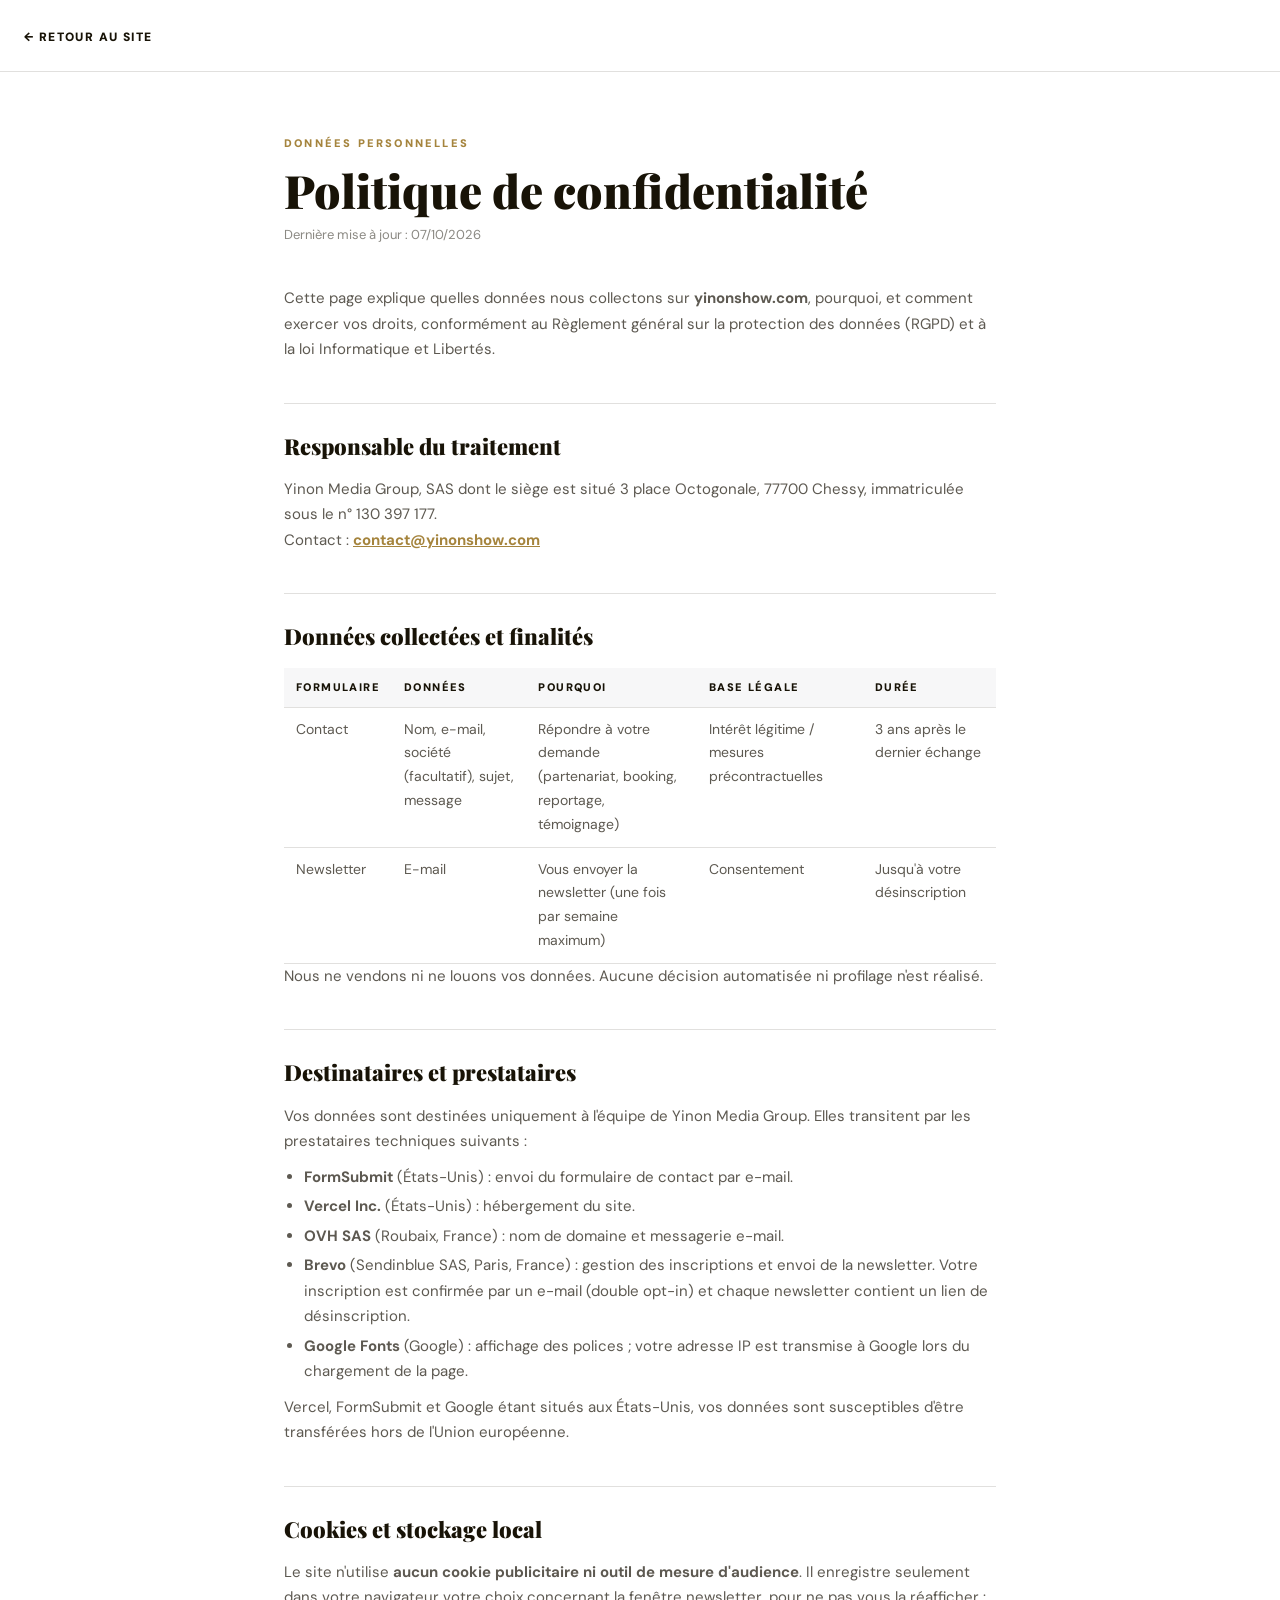
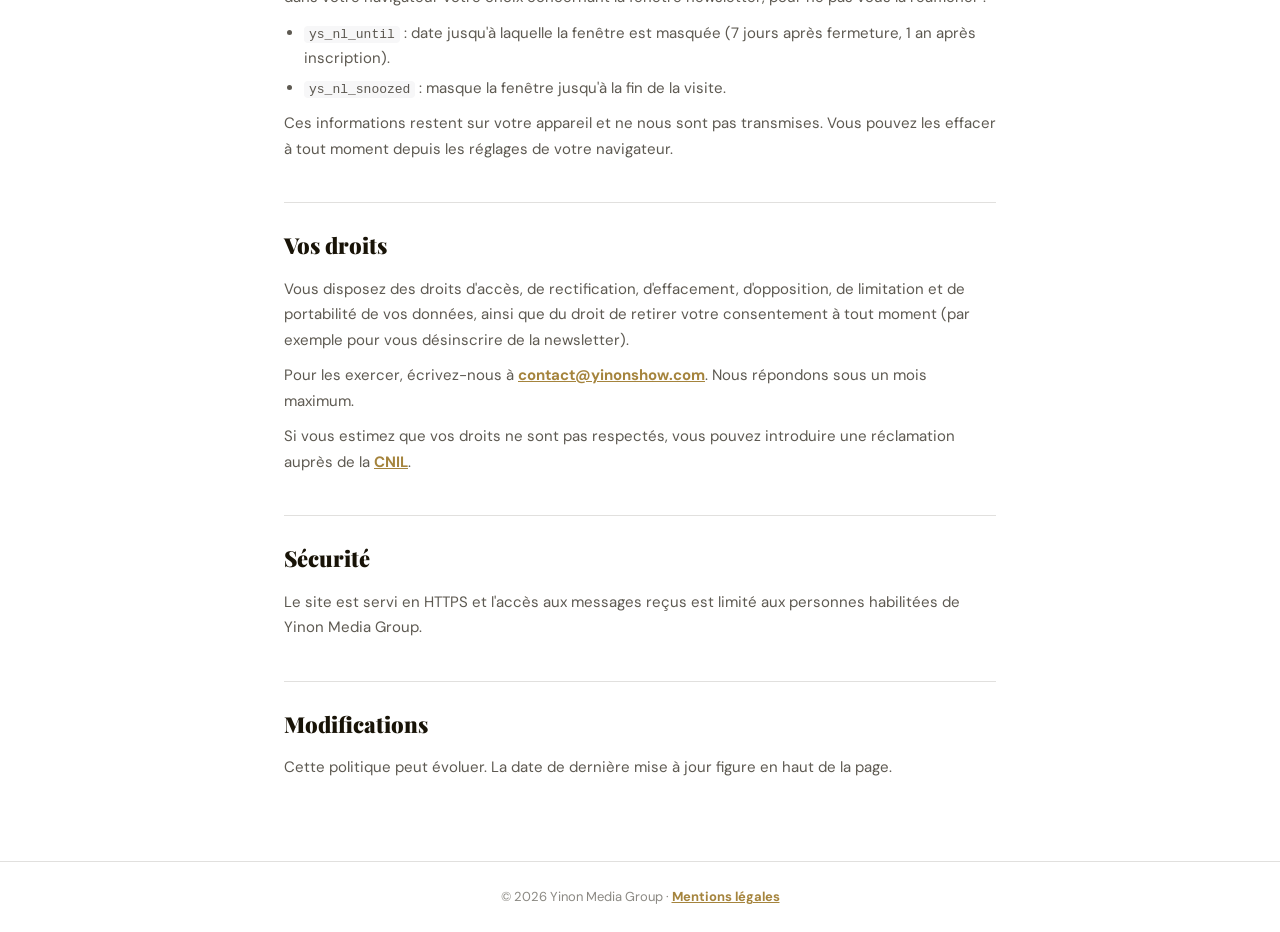
<file: confidentialite.html>
<!DOCTYPE html>
<html lang="fr">
<head>
<meta charset="UTF-8">
<meta name="viewport" content="width=device-width, initial-scale=1">
<title>Confidentialité | YinonShow</title>
<meta name="robots" content="noindex">
<link rel="preconnect" href="https://fonts.googleapis.com">
<link rel="preconnect" href="https://fonts.gstatic.com" crossorigin>
<link href="https://fonts.googleapis.com/css2?family=DM+Sans:wght@400;500;700;900&family=Playfair+Display:wght@700;900&display=swap" rel="stylesheet">
<style>
:root{--ink:#181307;--ink70:rgba(24,19,7,.70);--ink50:rgba(24,19,7,.50);--line:rgba(24,19,7,.13);
  --gold:#C9AB67;--gold-dp:#A5843D;--cream2:#F7F7F8}
*{box-sizing:border-box;margin:0;padding:0}
body{font-family:'DM Sans',sans-serif;background:#fff;color:var(--ink);line-height:1.7}
a{color:var(--gold-dp);font-weight:700}
.top{border-bottom:1px solid var(--line);padding:22px 24px}
.top a{font-size:12px;font-weight:900;letter-spacing:1.4px;text-transform:uppercase;text-decoration:none;color:var(--ink)}
main{max-width:760px;margin:0 auto;padding:56px 24px 80px}
.kick{font-size:11px;font-weight:900;letter-spacing:2.2px;text-transform:uppercase;color:var(--gold-dp)}
h1{font-family:'Playfair Display',serif;font-weight:900;font-size:clamp(32px,5vw,46px);line-height:1.1;margin:10px 0 8px}
.maj{font-size:13px;color:var(--ink50);margin-bottom:40px}
h2{font-family:'Playfair Display',serif;font-weight:900;font-size:22px;margin:40px 0 12px;padding-top:24px;border-top:1px solid var(--line)}
p,li{font-size:15px;color:var(--ink70)}
p+p,p+ul,ul+p{margin-top:10px}
ul{padding-left:20px}
li+li{margin-top:4px}
.tbl{overflow-x:auto;margin-top:8px}
table{width:100%;border-collapse:collapse;font-size:14px;min-width:520px}
th,td{text-align:left;vertical-align:top;padding:10px 12px;border-bottom:1px solid var(--line);color:var(--ink70)}
th{font-size:11px;font-weight:900;letter-spacing:1.4px;text-transform:uppercase;color:var(--ink);background:var(--cream2)}
code{font-size:13px;background:var(--cream2);padding:1px 5px;border-radius:4px}
footer{border-top:1px solid var(--line);padding:24px;text-align:center;font-size:13px;color:var(--ink50)}
</style>
</head>
<body>
<header class="top"><a href="index.html">← Retour au site</a></header>
<main>
  <span class="kick">Données personnelles</span>
  <h1>Politique de confidentialité</h1>
  <p class="maj">Dernière mise à jour : 07/10/2026</p>

  <p>Cette page explique quelles données nous collectons sur <strong>yinonshow.com</strong>, pourquoi, et comment exercer vos droits, conformément au Règlement général sur la protection des données (RGPD) et à la loi Informatique et Libertés.</p>

  <h2>Responsable du traitement</h2>
  <p>Yinon Media Group, SAS dont le siège est situé 3 place Octogonale, 77700 Chessy, immatriculée sous le n° 130 397 177.<br>
  Contact : <a href="mailto:contact@yinonshow.com">contact@yinonshow.com</a></p>

  <h2>Données collectées et finalités</h2>
  <div class="tbl">
  <table>
    <thead><tr><th>Formulaire</th><th>Données</th><th>Pourquoi</th><th>Base légale</th><th>Durée</th></tr></thead>
    <tbody>
      <tr><td>Contact</td><td>Nom, e-mail, société (facultatif), sujet, message</td><td>Répondre à votre demande (partenariat, booking, reportage, témoignage)</td><td>Intérêt légitime / mesures précontractuelles</td><td>3 ans après le dernier échange</td></tr>
      <tr><td>Newsletter</td><td>E-mail</td><td>Vous envoyer la newsletter (une fois par semaine maximum)</td><td>Consentement</td><td>Jusqu'à votre désinscription</td></tr>
    </tbody>
  </table>
  </div>
  <p>Nous ne vendons ni ne louons vos données. Aucune décision automatisée ni profilage n'est réalisé.</p>

  <h2>Destinataires et prestataires</h2>
  <p>Vos données sont destinées uniquement à l'équipe de Yinon Media Group. Elles transitent par les prestataires techniques suivants :</p>
  <ul>
    <li><strong>FormSubmit</strong> (États-Unis) : envoi du formulaire de contact par e-mail.</li>
    <li><strong>Vercel Inc.</strong> (États-Unis) : hébergement du site.</li>
    <li><strong>OVH SAS</strong> (Roubaix, France) : nom de domaine et messagerie e-mail.</li>
    <li><strong>Brevo</strong> (Sendinblue SAS, Paris, France) : gestion des inscriptions et envoi de la newsletter. Votre inscription est confirmée par un e-mail (double opt-in) et chaque newsletter contient un lien de désinscription.</li>
    <li><strong>Google Fonts</strong> (Google) : affichage des polices ; votre adresse IP est transmise à Google lors du chargement de la page.</li>
  </ul>
  <p>Vercel, FormSubmit et Google étant situés aux États-Unis, vos données sont susceptibles d'être transférées hors de l'Union européenne.</p>

  <h2>Cookies et stockage local</h2>
  <p>Le site n'utilise <strong>aucun cookie publicitaire ni outil de mesure d'audience</strong>. Il enregistre seulement dans votre navigateur votre choix concernant la fenêtre newsletter, pour ne pas vous la réafficher :</p>
  <ul>
    <li><code>ys_nl_until</code> : date jusqu'à laquelle la fenêtre est masquée (7 jours après fermeture, 1 an après inscription).</li>
    <li><code>ys_nl_snoozed</code> : masque la fenêtre jusqu'à la fin de la visite.</li>
  </ul>
  <p>Ces informations restent sur votre appareil et ne nous sont pas transmises. Vous pouvez les effacer à tout moment depuis les réglages de votre navigateur.</p>

  <h2>Vos droits</h2>
  <p>Vous disposez des droits d'accès, de rectification, d'effacement, d'opposition, de limitation et de portabilité de vos données, ainsi que du droit de retirer votre consentement à tout moment (par exemple pour vous désinscrire de la newsletter).</p>
  <p>Pour les exercer, écrivez-nous à <a href="mailto:contact@yinonshow.com?subject=Données%20personnelles">contact@yinonshow.com</a>. Nous répondons sous un mois maximum.</p>
  <p>Si vous estimez que vos droits ne sont pas respectés, vous pouvez introduire une réclamation auprès de la <a href="https://www.cnil.fr/fr/plaintes" target="_blank" rel="noopener">CNIL</a>.</p>

  <h2>Sécurité</h2>
  <p>Le site est servi en HTTPS et l'accès aux messages reçus est limité aux personnes habilitées de Yinon Media Group.</p>

  <h2>Modifications</h2>
  <p>Cette politique peut évoluer. La date de dernière mise à jour figure en haut de la page.</p>
</main>
<footer>© 2026 Yinon Media Group · <a href="mentions-legales.html">Mentions légales</a></footer>
</body>
</html>
</file>
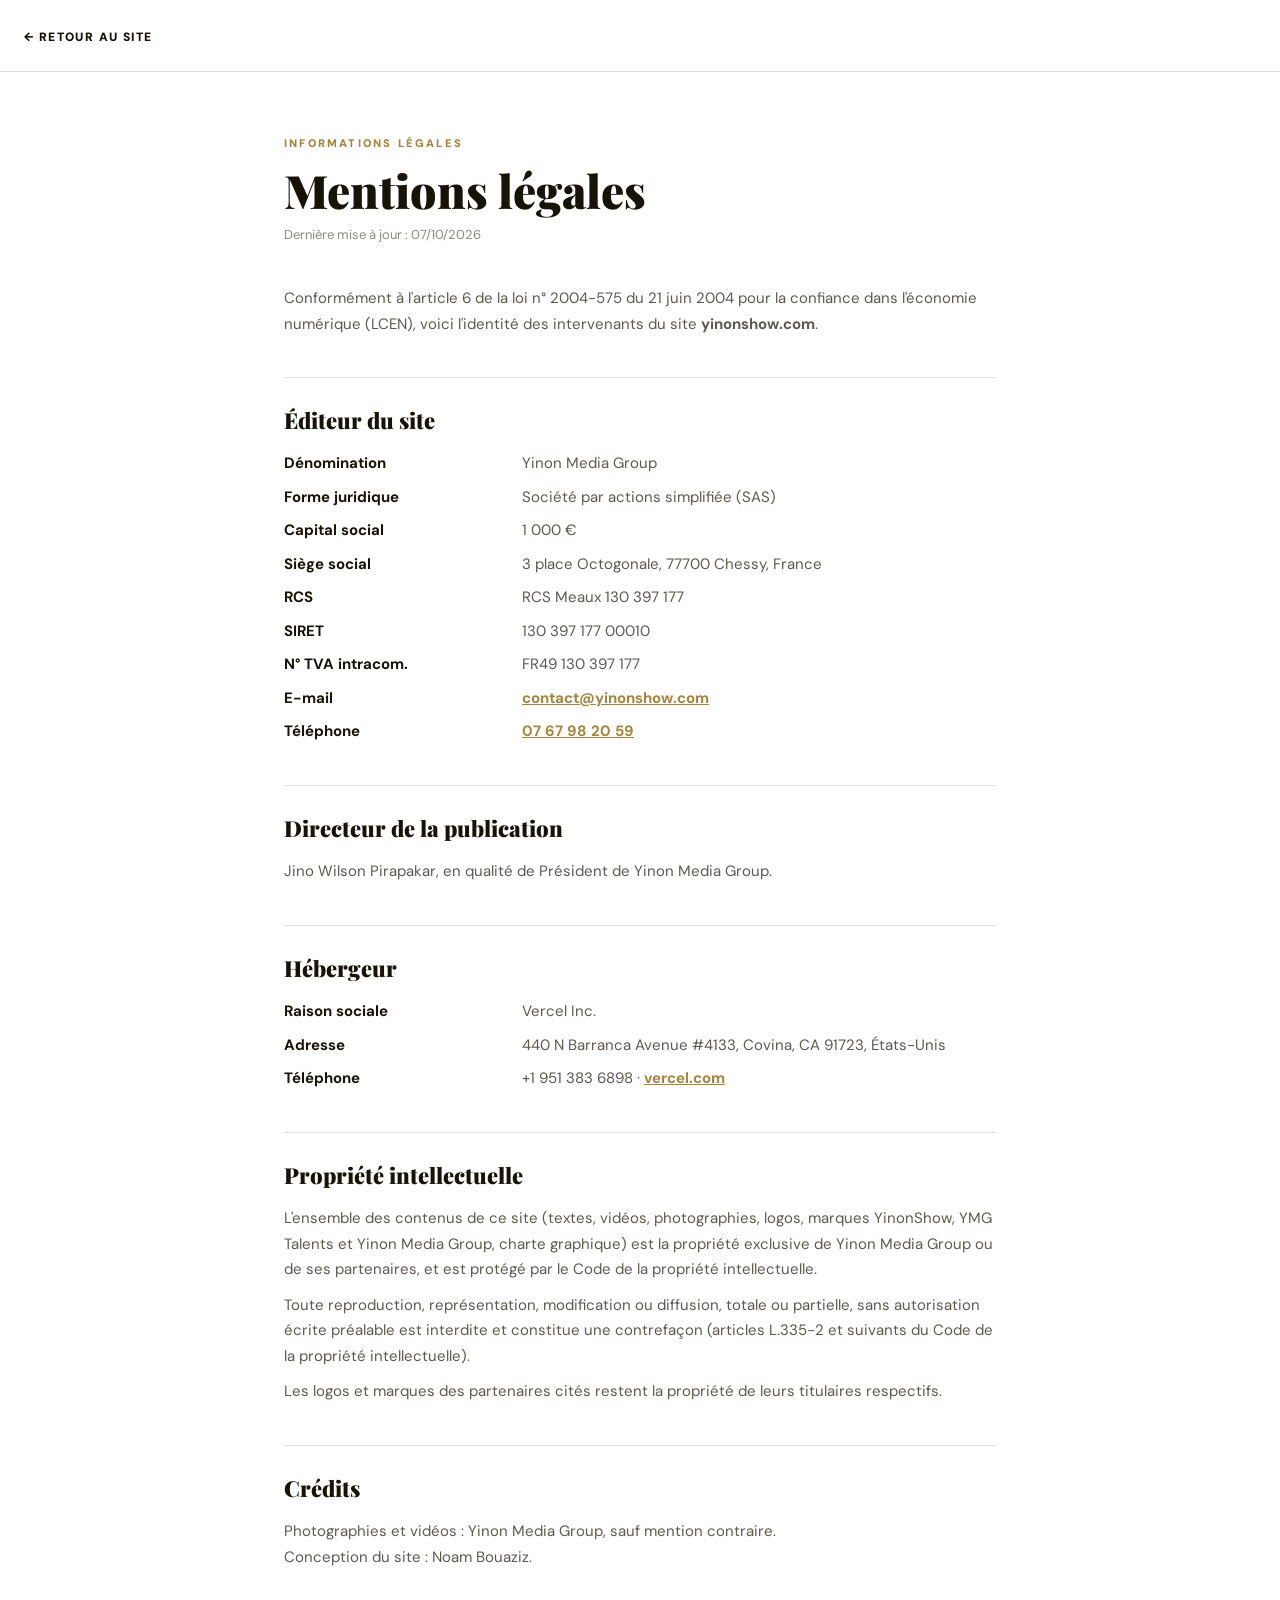
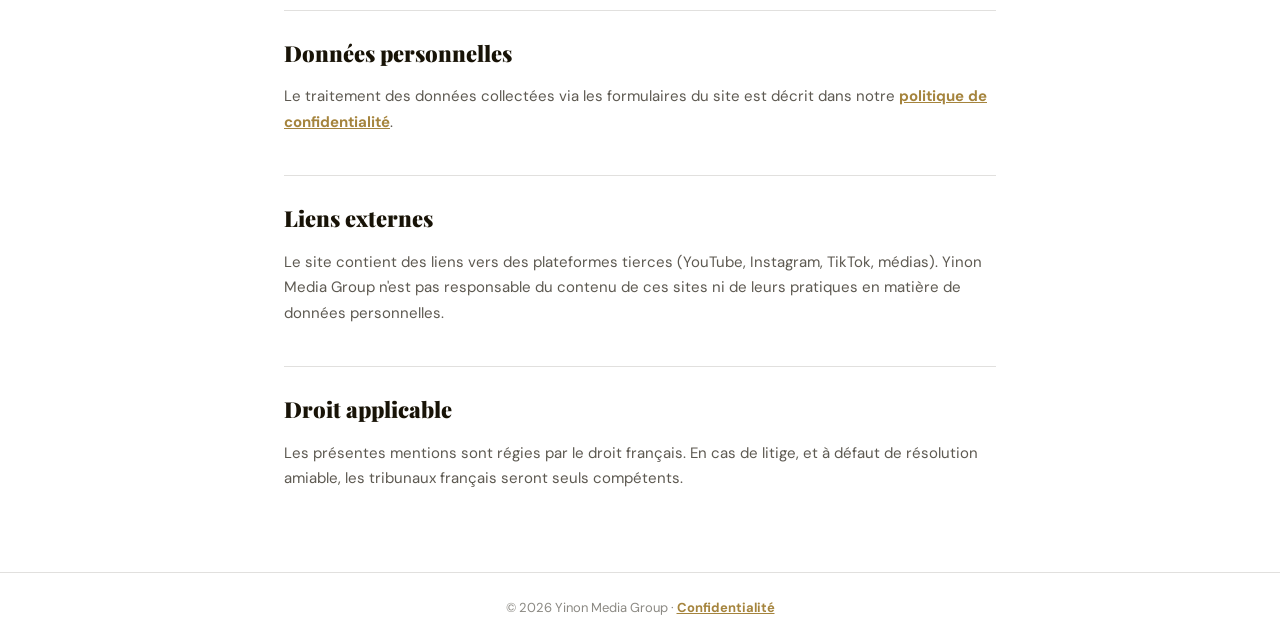
<file: mentions-legales.html>
<!DOCTYPE html>
<html lang="fr">
<head>
<meta charset="UTF-8">
<meta name="viewport" content="width=device-width, initial-scale=1">
<title>Mentions légales | YinonShow</title>
<meta name="robots" content="noindex">
<link rel="preconnect" href="https://fonts.googleapis.com">
<link rel="preconnect" href="https://fonts.gstatic.com" crossorigin>
<link href="https://fonts.googleapis.com/css2?family=DM+Sans:wght@400;500;700;900&family=Playfair+Display:wght@700;900&display=swap" rel="stylesheet">
<style>
:root{--ink:#181307;--ink70:rgba(24,19,7,.70);--ink50:rgba(24,19,7,.50);--line:rgba(24,19,7,.13);
  --gold:#C9AB67;--gold-dp:#A5843D;--cream2:#F7F7F8}
*{box-sizing:border-box;margin:0;padding:0}
body{font-family:'DM Sans',sans-serif;background:#fff;color:var(--ink);line-height:1.7}
a{color:var(--gold-dp);font-weight:700}
.top{border-bottom:1px solid var(--line);padding:22px 24px}
.top a{font-size:12px;font-weight:900;letter-spacing:1.4px;text-transform:uppercase;text-decoration:none;color:var(--ink)}
main{max-width:760px;margin:0 auto;padding:56px 24px 80px}
.kick{font-size:11px;font-weight:900;letter-spacing:2.2px;text-transform:uppercase;color:var(--gold-dp)}
h1{font-family:'Playfair Display',serif;font-weight:900;font-size:clamp(32px,5vw,46px);line-height:1.1;margin:10px 0 8px}
.maj{font-size:13px;color:var(--ink50);margin-bottom:40px}
h2{font-family:'Playfair Display',serif;font-weight:900;font-size:22px;margin:40px 0 12px;padding-top:24px;border-top:1px solid var(--line)}
p,li{font-size:15px;color:var(--ink70)}
p+p{margin-top:10px}
ul{padding-left:20px;margin-top:6px}
dl{display:grid;grid-template-columns:minmax(150px,220px) 1fr;gap:8px 18px;font-size:15px}
dt{font-weight:700;color:var(--ink)}
dd{color:var(--ink70)}
@media(max-width:560px){dl{grid-template-columns:1fr;gap:2px}dd{margin-bottom:10px}}
/* Champs à remplir : à supprimer une fois tout complété */
.fill{background:rgba(201,171,103,.16);border:1px dashed var(--gold-dp);border-radius:4px;padding:0 5px;color:var(--ink);font-weight:700}
footer{border-top:1px solid var(--line);padding:24px;text-align:center;font-size:13px;color:var(--ink50)}
</style>
</head>
<body>
<header class="top"><a href="index.html">← Retour au site</a></header>
<main>
  <span class="kick">Informations légales</span>
  <h1>Mentions légales</h1>
  <p class="maj">Dernière mise à jour : 07/10/2026</p>

  <p>Conformément à l'article 6 de la loi n° 2004-575 du 21 juin 2004 pour la confiance dans l'économie numérique (LCEN), voici l'identité des intervenants du site <strong>yinonshow.com</strong>.</p>

  <h2>Éditeur du site</h2>
  <dl>
    <dt>Dénomination</dt><dd>Yinon Media Group</dd>
    <dt>Forme juridique</dt><dd>Société par actions simplifiée (SAS)</dd>
    <dt>Capital social</dt><dd>1 000 €</dd>
    <dt>Siège social</dt><dd>3 place Octogonale, 77700 Chessy, France</dd>
    <dt>RCS</dt><dd>RCS Meaux 130 397 177</dd>
    <dt>SIRET</dt><dd>130 397 177 00010</dd>
    <dt>N° TVA intracom.</dt><dd>FR49 130 397 177</dd>
    <dt>E-mail</dt><dd><a href="mailto:contact@yinonshow.com">contact@yinonshow.com</a></dd>
    <dt>Téléphone</dt><dd><a href="tel:+33767982059">07 67 98 20 59</a></dd>
  </dl>

  <h2>Directeur de la publication</h2>
  <p>Jino Wilson Pirapakar, en qualité de Président de Yinon Media Group.</p>

  <h2>Hébergeur</h2>
  <dl>
    <dt>Raison sociale</dt><dd>Vercel Inc.</dd>
    <dt>Adresse</dt><dd>440 N Barranca Avenue #4133, Covina, CA 91723, États-Unis</dd>
    <dt>Téléphone</dt><dd>+1 951 383 6898 · <a href="https://vercel.com" target="_blank" rel="noopener">vercel.com</a></dd>
  </dl>

  <h2>Propriété intellectuelle</h2>
  <p>L'ensemble des contenus de ce site (textes, vidéos, photographies, logos, marques YinonShow, YMG Talents et Yinon Media Group, charte graphique) est la propriété exclusive de Yinon Media Group ou de ses partenaires, et est protégé par le Code de la propriété intellectuelle.</p>
  <p>Toute reproduction, représentation, modification ou diffusion, totale ou partielle, sans autorisation écrite préalable est interdite et constitue une contrefaçon (articles L.335-2 et suivants du Code de la propriété intellectuelle).</p>
  <p>Les logos et marques des partenaires cités restent la propriété de leurs titulaires respectifs.</p>

  <h2>Crédits</h2>
  <p>Photographies et vidéos : Yinon Media Group, sauf mention contraire.<br>
  Conception du site : Noam Bouaziz.</p>

  <h2>Données personnelles</h2>
  <p>Le traitement des données collectées via les formulaires du site est décrit dans notre <a href="confidentialite.html">politique de confidentialité</a>.</p>

  <h2>Liens externes</h2>
  <p>Le site contient des liens vers des plateformes tierces (YouTube, Instagram, TikTok, médias). Yinon Media Group n'est pas responsable du contenu de ces sites ni de leurs pratiques en matière de données personnelles.</p>

  <h2>Droit applicable</h2>
  <p>Les présentes mentions sont régies par le droit français. En cas de litige, et à défaut de résolution amiable, les tribunaux français seront seuls compétents.</p>
</main>
<footer>© 2026 Yinon Media Group · <a href="confidentialite.html">Confidentialité</a></footer>
</body>
</html>
</file>
